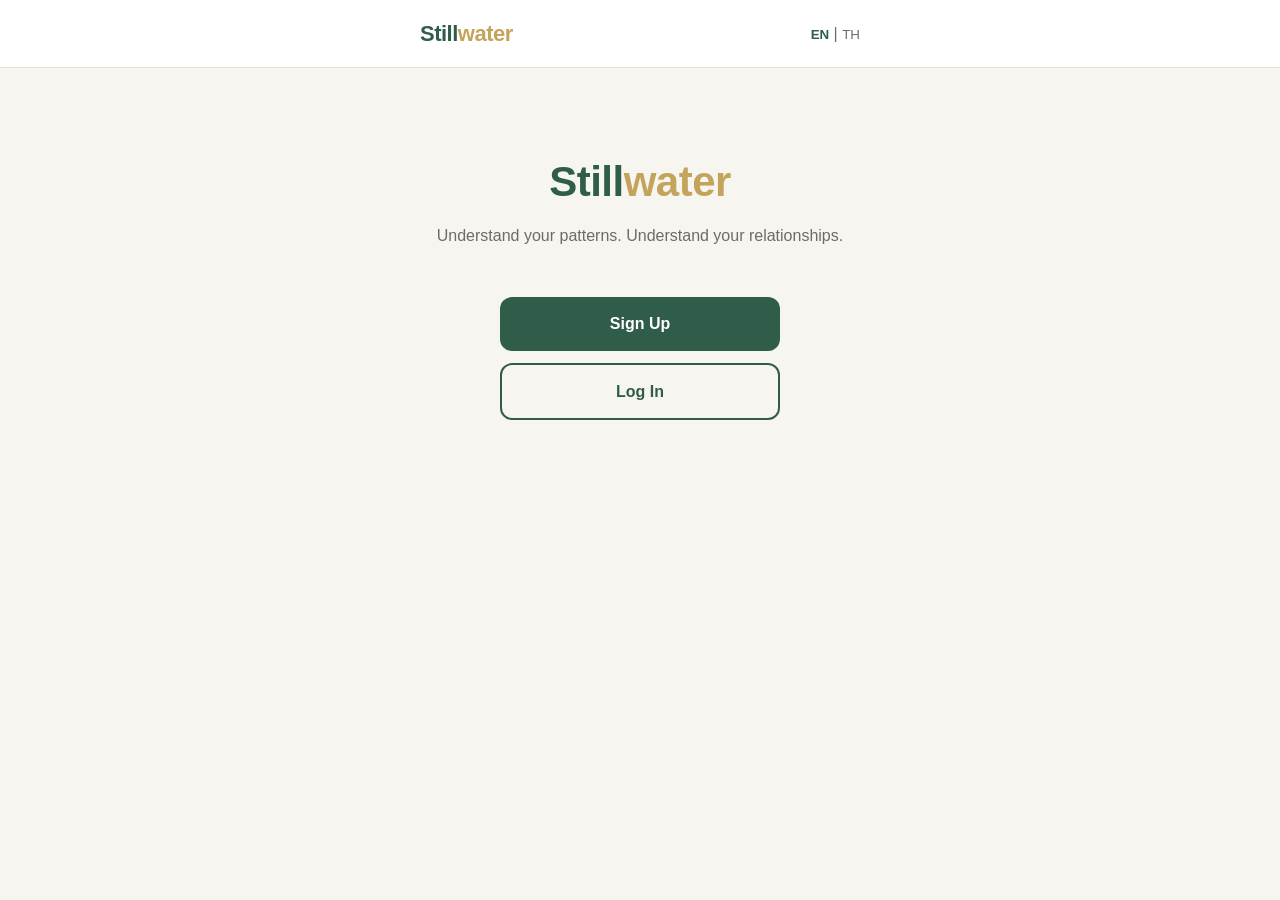
<file: index.html>
<!DOCTYPE html>
<html lang="en">
<head>
  <meta charset="UTF-8">
  <meta name="viewport" content="width=device-width, initial-scale=1.0">
  <title>Stillwater</title>
  <link rel="stylesheet" href="css/style.css">
</head>
<body>
  <header>
    <div class="container" style="display: flex; justify-content: space-between; align-items: center;">
      <div class="logo">Still<span>water</span></div>
      <div>
        <button onclick="setLang('en')" style="background:none;border:none;cursor:pointer;font-weight:600;color:var(--green);">EN</button>
        <span style="color:var(--text-muted);">|</span>
        <button onclick="setLang('th')" style="background:none;border:none;cursor:pointer;color:var(--text-muted);">TH</button>
      </div>
    </div>
  </header>

  <div class="container" style="text-align: center; padding-top: 80px;">
    <div class="logo" style="font-size: 42px; margin-bottom: 8px;">Still<span>water</span></div>
    <p style="color: var(--text-muted); margin-bottom: 48px;" id="tagline"></p>

    <div style="max-width: 280px; margin: 0 auto;">
      <a href="signup.html" class="btn" id="signup-btn" style="margin-bottom: 12px;"></a>
      <a href="login.html" class="btn btn-outline" id="login-btn"></a>
    </div>
  </div>

  <script src="js/app.js"></script>
  <script>
    const extra = {
      en: { tagline: "Understand your patterns. Understand your relationships.", signup: "Sign Up", login: "Log In" },
      th: { tagline: "เข้าใจรูปแบบของคุณ เข้าใจความสัมพันธ์ของคุณ", signup: "สมัครสมาชิก", login: "เข้าสู่ระบบ" }
    };
    Object.assign(translations.en, extra.en);
    Object.assign(translations.th, extra.th);

    document.getElementById('tagline').textContent = t('tagline');
    document.getElementById('signup-btn').textContent = t('signup');
    document.getElementById('login-btn').textContent = t('login');
  </script>
</body>
</html>
</file>
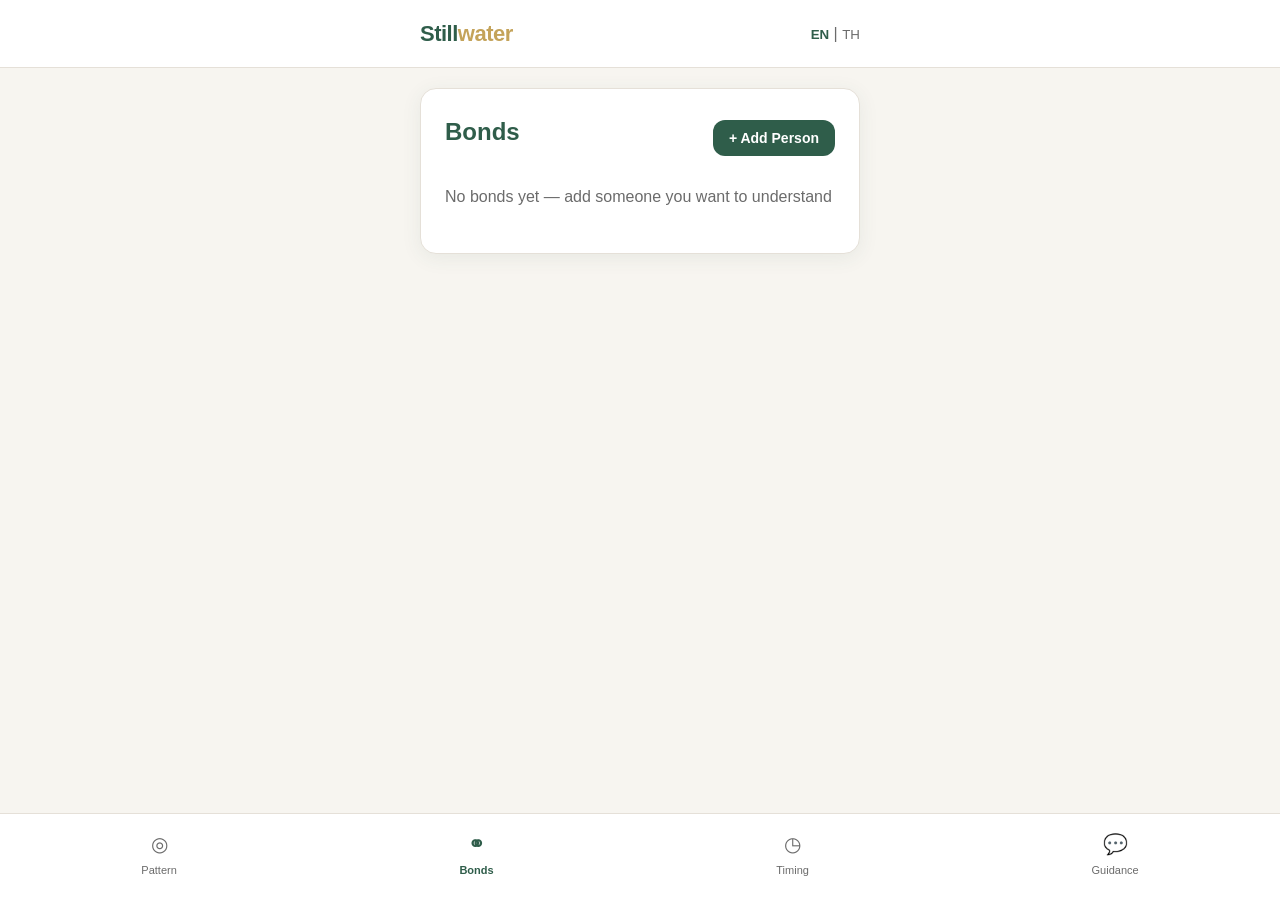
<file: bonds.html>
<!DOCTYPE html>
<html lang="en">
<head>
  <meta charset="UTF-8">
  <meta name="viewport" content="width=device-width, initial-scale=1.0">
  <title>Bonds — Stillwater</title>
  <link rel="stylesheet" href="css/style.css">
</head>
<body>
  <header>
    <div class="container" style="display: flex; justify-content: space-between; align-items: center;">
      <div class="logo">Still<span>water</span></div>
      <div>
        <button onclick="setLang('en')" style="background:none;border:none;cursor:pointer;font-weight:600;color:var(--green);">EN</button>
        <span style="color:var(--text-muted);">|</span>
        <button onclick="setLang('th')" style="background:none;border:none;cursor:pointer;color:var(--text-muted);">TH</button>
      </div>
    </div>
  </header>

  <div class="container">
    <div class="card" style="margin-top: 20px;">
      <div style="display: flex; justify-content: space-between; align-items: center;">
        <h2 id="bonds-title"></h2>
        <button class="btn" style="width: auto; padding: 10px 16px; font-size: 14px;" onclick="showAddForm()" id="add-btn"></button>
      </div>
      <div id="bonds-list"></div>
    </div>

    <div class="card" id="add-form" style="display: none;">
      <h3 id="add-new-title"></h3>
      <form id="bond-form">
        <div class="form-group">
          <label id="name-label"></label>
          <input type="text" id="bond-name" required>
        </div>
        <div class="form-group">
          <label id="date-label"></label>
          <input type="date" id="bond-date" required>
        </div>
        <div class="form-group">
          <label id="time-label"></label>
          <input type="time" id="bond-time">
        </div>
        <div class="form-group">
          <label id="type-label"></label>
          <select id="bond-type" required>
            <option value="romantic" id="type-romantic"></option>
            <option value="ex" id="type-ex"></option>
            <option value="family" id="type-family"></option>
            <option value="other" id="type-other"></option>
          </select>
        </div>
        <button type="submit" class="btn" id="analyze-btn"></button>
      </form>
    </div>

    <div class="card" id="report" style="display: none;">
      <div class="section-title" id="report-type"></div>
      <h2 id="report-name"></h2>
      <div class="pattern-summary" id="report-summary"></div>
      
      <div style="margin-top: 20px;">
        <h3 id="attraction-title"></h3>
        <p id="report-attraction"></p>
      </div>

      <div class="card" style="position: relative; margin-top: 16px; padding: 0;">
        <div class="lock-overlay" id="bond-lock">
          <div style="text-align: center; padding: 20px;">
            <div class="price-tag" id="full-report-tag"></div>
            <p style="font-size: 14px; margin: 12px 0; color: var(--text-muted);" id="full-report-desc"></p>
            <button class="btn btn-gold" onclick="unlockBond()" id="unlock-bond-btn"></button>
          </div>
        </div>
        <div class="locked" id="bond-locked" style="padding: 20px;">
          <h3 id="friction-title"></h3>
          <p id="report-friction"></p>
          <h3 style="margin-top: 16px;" id="comm-advice-title"></h3>
          <p id="report-comm"></p>
          <h3 style="margin-top: 16px;" id="outlook-title"></h3>
          <p id="report-outlook"></p>
        </div>
      </div>
    </div>
  </div>

  <nav class="bottom-nav">
    <a href="pattern.html"><span>◎</span>Pattern</a>
    <a href="bonds.html" class="active"><span>⚭</span>Bonds</a>
    <a href="timing.html"><span>◷</span>Timing</a>
    <a href="guidance.html"><span>💬</span>Guidance</a>
  </nav>

  <script src="js/app.js"></script>
  <script>
    document.getElementById('bonds-title').textContent = t('bondsTitle');
    document.getElementById('add-btn').textContent = t('addPerson');
    document.getElementById('add-new-title').textContent = t('addNew');
    document.getElementById('name-label').textContent = t('nameLabel');
    document.getElementById('date-label').textContent = t('birthDate');
    document.getElementById('time-label').textContent = t('birthTime');
    document.getElementById('type-label').textContent = t('typeLabel');
    document.getElementById('type-romantic').textContent = t('typeRomantic');
    document.getElementById('type-ex').textContent = t('typeEx');
    document.getElementById('type-family').textContent = t('typeFamily');
    document.getElementById('type-other').textContent = t('typeOther');
    document.getElementById('analyze-btn').textContent = t('analyze');
    document.getElementById('attraction-title').textContent = t('attraction');
    document.getElementById('full-report-tag').textContent = t('fullReport');
    document.getElementById('full-report-desc').textContent = t('fullReportDesc');
    document.getElementById('unlock-bond-btn').textContent = t('unlockBond');
    document.getElementById('friction-title').textContent = t('friction');
    document.getElementById('comm-advice-title').textContent = t('commAdvice');
    document.getElementById('outlook-title').textContent = t('outlook');

    let bonds = JSON.parse(localStorage.getItem('stillwater_bonds') || '[]');

    function renderList() {
      const list = document.getElementById('bonds-list');
      if (bonds.length === 0) {
        list.innerHTML = `<p style="color: var(--text-muted); padding: 20px 0;">${t('noBonds')}</p>`;
        return;
      }
      list.innerHTML = bonds.map((b, i) => `
        <div class="bond-item" onclick="viewBond(${i})">
          <div>
            <div class="bond-name">${b.name}</div>
            <div class="bond-type">${typeLabel(b.type)}</div>
          </div>
          <span style="color: var(--green);">${t('view')}</span>
        </div>
      `).join('');
    }

    function typeLabel(type) {
      const map = {
        romantic: t('typeRomantic'),
        ex: t('typeEx'),
        family: t('typeFamily'),
        other: t('typeOther')
      };
      return map[type] || type;
    }

    function showAddForm() {
      document.getElementById('add-form').style.display = 'block';
      document.getElementById('report').style.display = 'none';
    }

    document.getElementById('bond-form').addEventListener('submit', function(e) {
      e.preventDefault();
      const bond = {
        name: document.getElementById('bond-name').value,
        date: document.getElementById('bond-date').value,
        time: document.getElementById('bond-time').value,
        type: document.getElementById('bond-type').value
      };
      bonds.push(bond);
      localStorage.setItem('stillwater_bonds', JSON.stringify(bonds));
      document.getElementById('add-form').style.display = 'none';
      document.getElementById('bond-form').reset();
      viewBond(bonds.length - 1);
      renderList();
    });

    function viewBond(index) {
      const bond = bonds[index];
      const user = JSON.parse(localStorage.getItem('stillwater_user') || '{}');
      const report = generateBondReport(user, bond);

      document.getElementById('report-type').textContent = typeLabel(bond.type);
      document.getElementById('report-name').textContent = bond.name;
      document.getElementById('report-summary').textContent = report.summary;
      document.getElementById('report-attraction').textContent = report.attraction;
      document.getElementById('report-friction').textContent = report.friction;
      document.getElementById('report-comm').textContent = report.communication;
      document.getElementById('report-outlook').textContent = report.outlook;

      document.getElementById('report').style.display = 'block';
      document.getElementById('add-form').style.display = 'none';
      document.getElementById('bond-lock').style.display = 'flex';
      document.getElementById('bond-locked').classList.add('locked');
    }

    function unlockBond() {
      const item = encodeURIComponent(t('fullReport') + ' - Bonds');
      location.href = `payment.html?item=${item}&amount=249&return=bonds.html`;
    }

    renderList();
  </script>
</body>
</html>
</file>
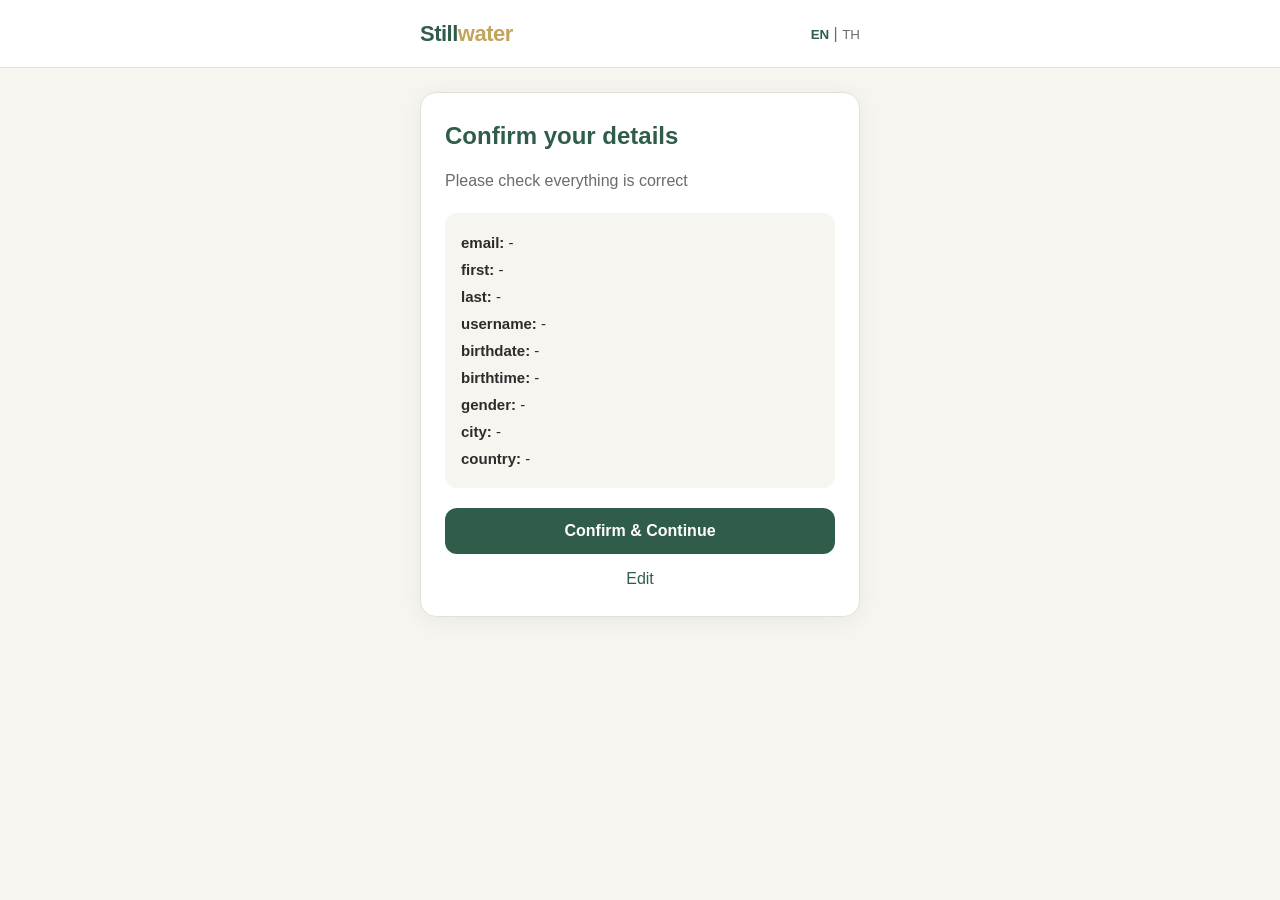
<file: confirm.html>
<!DOCTYPE html>
<html lang="en">
<head>
  <meta charset="UTF-8">
  <meta name="viewport" content="width=device-width, initial-scale=1.0">
  <title>Confirm — Stillwater</title>
  <link rel="stylesheet" href="css/style.css">
</head>
<body>
  <header>
    <div class="container" style="display: flex; justify-content: space-between; align-items: center;">
      <div class="logo">Still<span>water</span></div>
      <div>
        <button onclick="setLang('en')" style="background:none;border:none;cursor:pointer;font-weight:600;color:var(--green);">EN</button>
        <span style="color:var(--text-muted);">|</span>
        <button onclick="setLang('th')" style="background:none;border:none;cursor:pointer;color:var(--text-muted);">TH</button>
      </div>
    </div>
  </header>

  <div class="container">
    <div class="card" style="margin-top: 24px;">
      <h2 id="confirm-title"></h2>
      <p style="color: var(--text-muted); margin-bottom: 20px;" id="confirm-sub"></p>

      <div id="summary" style="background: var(--bg); padding: 16px; border-radius: 12px; margin-bottom: 20px; font-size: 15px; line-height: 1.8;"></div>

      <button class="btn" id="confirm-btn" onclick="confirmProfile()"></button>
      <p style="text-align: center; margin-top: 12px;">
        <a href="profile.html" id="edit-link"></a>
      </p>
    </div>
  </div>

  <script src="js/app.js"></script>
  <script>
    const extra = {
      en: {
        confirmTitle: "Confirm your details",
        confirmSub: "Please check everything is correct",
        confirmBtn: "Confirm & Continue",
        edit: "Edit"
      },
      th: {
        confirmTitle: "ยืนยันข้อมูลของคุณ",
        confirmSub: "ตรวจสอบว่าถูกต้องหรือไม่",
        confirmBtn: "ยืนยันและดำเนินการต่อ",
        edit: "แก้ไข"
      }
    };
    Object.assign(translations.en, extra.en);
    Object.assign(translations.th, extra.th);

    document.getElementById('confirm-title').textContent = t('confirmTitle');
    document.getElementById('confirm-sub').textContent = t('confirmSub');
    document.getElementById('confirm-btn').textContent = t('confirmBtn');
    document.getElementById('edit-link').textContent = t('edit');

    const profile = JSON.parse(localStorage.getItem('stillwater_profile') || '{}');
    const account = JSON.parse(localStorage.getItem('stillwater_account') || '{}');

    const lines = [
      `<strong>${t('email')}:</strong> ${account.email || '-'}`,
      `<strong>${t('first')}:</strong> ${profile.firstName || '-'}`,
      `<strong>${t('last')}:</strong> ${profile.lastName || '-'}`,
      `<strong>${t('username')}:</strong> ${profile.username || '-'}`,
      `<strong>${t('birthdate')}:</strong> ${profile.birthdate || '-'}`,
      `<strong>${t('birthtime')}:</strong> ${profile.birthtime || '-'}`,
      `<strong>${t('gender')}:</strong> ${profile.gender || '-'}`,
      `<strong>${t('city')}:</strong> ${profile.city || '-'}`,
      `<strong>${t('country')}:</strong> ${profile.country || '-'}`
    ];
    document.getElementById('summary').innerHTML = lines.join('<br>');

    async function confirmProfile() {
      const user = {
        birthdate: profile.birthdate,
        birthtime: profile.birthtime,
        birthplace: (profile.city || '') + ', ' + (profile.country || ''),
        status: 'pattern',
        ...profile,
        email: account.email
      };
      localStorage.setItem('stillwater_user', JSON.stringify(user));

      // Try to save to backend
      try {
        await fetch('http://localhost:5001/api/register', {
          method: 'POST',
          headers: { 'Content-Type': 'application/json' },
          body: JSON.stringify({ ...account, ...profile })
        });
      } catch (e) {}

      location.href = 'pattern.html';
    }
  </script>
</body>
</html>
</file>
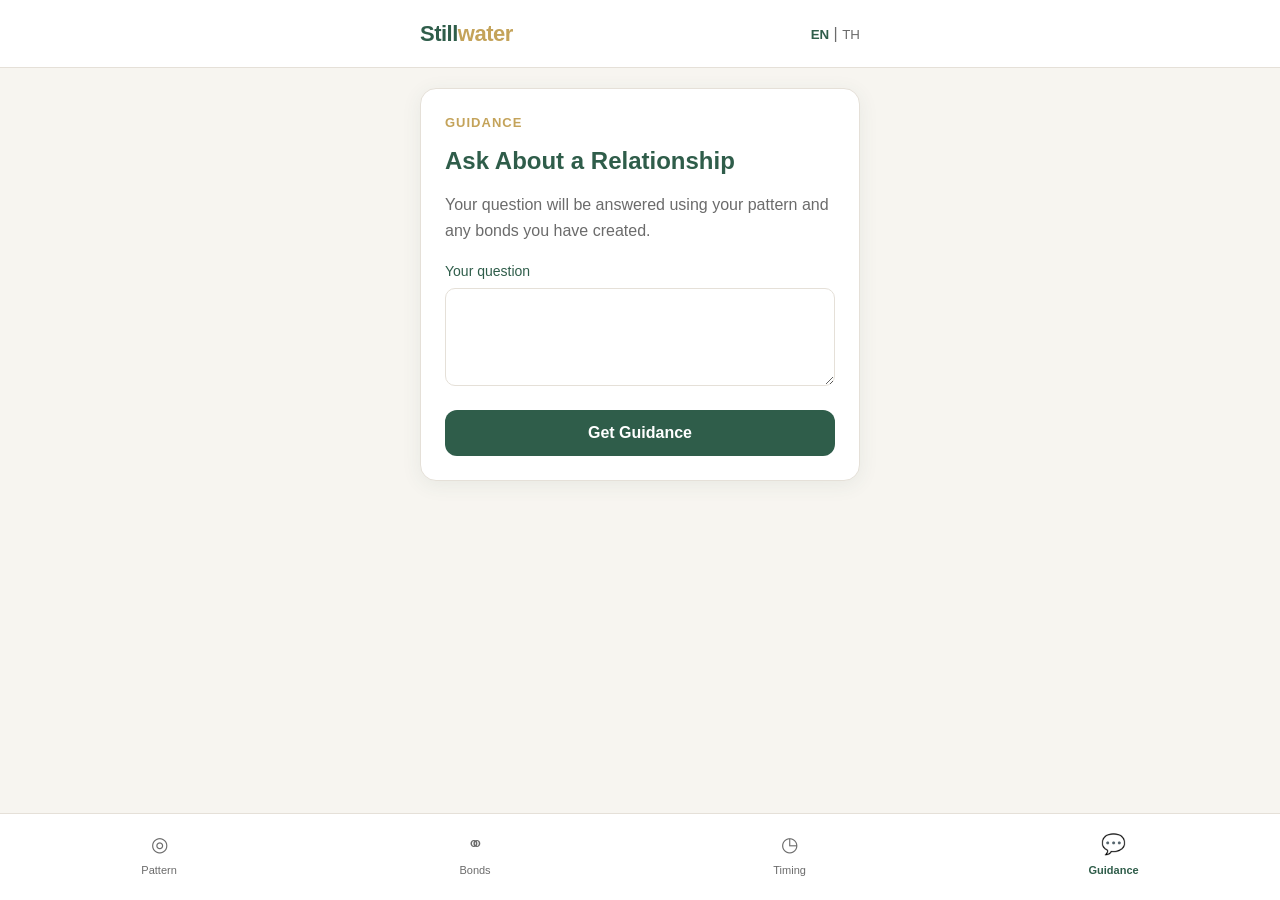
<file: guidance.html>
<!DOCTYPE html>
<html lang="en">
<head>
  <meta charset="UTF-8">
  <meta name="viewport" content="width=device-width, initial-scale=1.0">
  <title>Guidance — Stillwater</title>
  <link rel="stylesheet" href="css/style.css">
</head>
<body>
  <header>
    <div class="container" style="display: flex; justify-content: space-between; align-items: center;">
      <div class="logo">Still<span>water</span></div>
      <div>
        <button onclick="setLang('en')" style="background:none;border:none;cursor:pointer;font-weight:600;color:var(--green);">EN</button>
        <span style="color:var(--text-muted);">|</span>
        <button onclick="setLang('th')" style="background:none;border:none;cursor:pointer;color:var(--text-muted);">TH</button>
      </div>
    </div>
  </header>

  <div class="container">
    <div class="card" style="margin-top: 20px;">
      <div class="section-title">Guidance</div>
      <h2 id="guidance-title"></h2>
      <p style="color: var(--text-muted); margin-bottom: 16px;" id="guidance-sub"></p>

      <form id="guidance-form">
        <div class="form-group">
          <label id="question-label"></label>
          <textarea id="question" rows="4" style="width:100%;padding:12px;border:1px solid var(--border);border-radius:10px;font-size:16px;font-family:inherit;" required></textarea>
        </div>
        <button type="submit" class="btn" id="ask-btn"></button>
      </form>
    </div>

    <div class="card" id="answer-card" style="display: none;">
      <h3 id="answer-title"></h3>
      <div class="pattern-summary" id="answer-text"></div>

      <div class="card" style="position: relative; margin-top: 16px; padding: 0;">
        <div class="lock-overlay" id="guidance-lock">
          <div style="text-align: center; padding: 20px;">
            <div class="price-tag" id="deeper-tag"></div>
            <p style="font-size: 14px; margin: 12px 0; color: var(--text-muted);" id="deeper-desc"></p>
            <button class="btn btn-gold" onclick="unlockGuidance()" id="unlock-guidance-btn"></button>
          </div>
        </div>
        <div class="locked" id="guidance-locked" style="padding: 20px;">
          <h3 id="deeper-title"></h3>
          <p id="deeper-text"></p>
        </div>
      </div>
    </div>
  </div>

  <nav class="bottom-nav">
    <a href="pattern.html"><span>◎</span>Pattern</a>
    <a href="bonds.html"><span>⚭</span>Bonds</a>
    <a href="timing.html"><span>◷</span>Timing</a>
    <a href="guidance.html" class="active"><span>💬</span>Guidance</a>
  </nav>

  <script src="js/app.js"></script>
  <script>
    const guidanceExtra = {
      en: {
        guidanceTitle: "Ask About a Relationship",
        guidanceSub: "Your question will be answered using your pattern and any bonds you have created.",
        questionLabel: "Your question",
        askBtn: "Get Guidance",
        answerTitle: "Guidance",
        deeperTag: "Go Deeper",
        deeperDesc: "More specific advice based on your patterns",
        unlockGuidanceBtn: "Unlock for 99 THB",
        deeperTitle: "What This Points To",
        sampleAnswer: "Based on your pattern, this situation is highlighting your tendency to wait for clear signals before speaking. The other person may be reading your quietness differently than you intend.",
        sampleDeeper: "A useful next step is to name one specific need out loud instead of waiting to see if they notice. This breaks the cycle of guessing that has shown up in your previous connections."
      },
      th: {
        guidanceTitle: "ถามเรื่องความสัมพันธ์",
        guidanceSub: "คำตอบจะอ้างอิงจากรูปแบบของคุณและ Bonds ที่คุณสร้างไว้",
        questionLabel: "คำถามของคุณ",
        askBtn: "รับคำแนะนำ",
        answerTitle: "คำแนะนำ",
        deeperTag: "ดูลึกขึ้น",
        deeperDesc: "คำแนะนำที่เฉพาะเจาะจงตามรูปแบบของคุณ",
        unlockGuidanceBtn: "ปลดล็อก 99 บาท",
        deeperTitle: "สิ่งที่สิ่งนี้ชี้ให้เห็น",
        sampleAnswer: "จากรูปแบบของคุณ สถานการณ์นี้กำลังเน้นแนวโน้มที่คุณรอสัญญาณชัดเจนก่อนจะพูด อีกฝ่ายอาจตีความความเงียบของคุณต่างจากที่คุณตั้งใจ",
        sampleDeeper: "ขั้นตอนถัดไปที่มีประโยชน์คือพูดความต้องการหนึ่งอย่างออกมาตรง ๆ แทนการรอให้อีกฝ่ายสังเกตเอง สิ่งนี้ช่วยตัดวงจรการเดาที่เคยเกิดขึ้นในความสัมพันธ์ก่อนหน้า"
      }
    };

    Object.assign(translations.en, guidanceExtra.en);
    Object.assign(translations.th, guidanceExtra.th);

    document.getElementById('guidance-title').textContent = t('guidanceTitle');
    document.getElementById('guidance-sub').textContent = t('guidanceSub');
    document.getElementById('question-label').textContent = t('questionLabel');
    document.getElementById('ask-btn').textContent = t('askBtn');
    document.getElementById('answer-title').textContent = t('answerTitle');
    document.getElementById('deeper-tag').textContent = t('deeperTag');
    document.getElementById('deeper-desc').textContent = t('deeperDesc');
    document.getElementById('unlock-guidance-btn').textContent = t('unlockGuidanceBtn');
    document.getElementById('deeper-title').textContent = t('deeperTitle');

    document.getElementById('guidance-form').addEventListener('submit', function(e) {
      e.preventDefault();
      document.getElementById('answer-text').textContent = t('sampleAnswer');
      document.getElementById('deeper-text').textContent = t('sampleDeeper');
      document.getElementById('answer-card').style.display = 'block';
      document.getElementById('guidance-lock').style.display = 'flex';
      document.getElementById('guidance-locked').classList.add('locked');
    });

    function unlockGuidance() {
      const item = encodeURIComponent(t('deeperTag'));
      location.href = `payment.html?item=${item}&amount=99&return=guidance.html`;
    }
  </script>
</body>
</html>
</file>
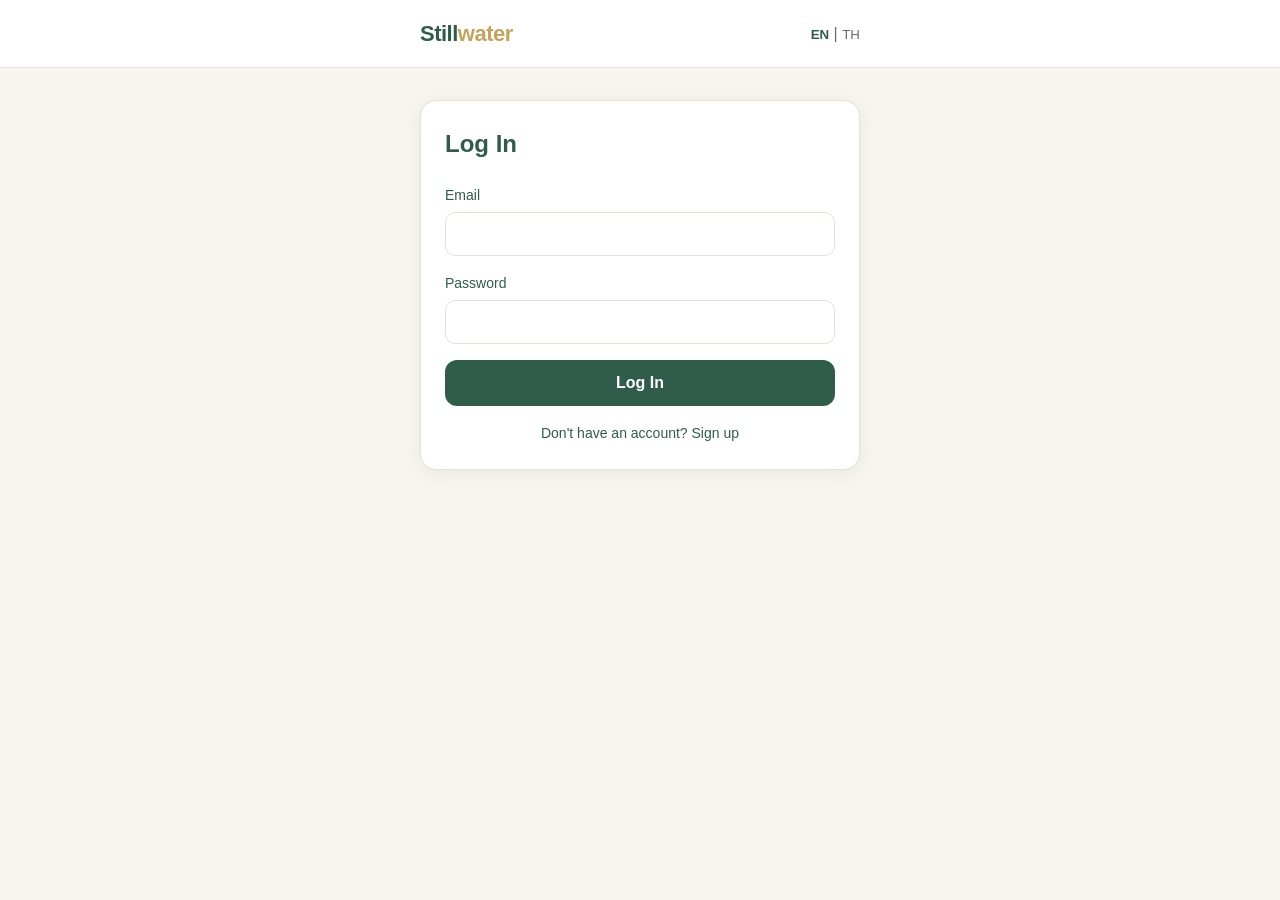
<file: login.html>
<!DOCTYPE html>
<html lang="en">
<head>
  <meta charset="UTF-8">
  <meta name="viewport" content="width=device-width, initial-scale=1.0">
  <title>Log In — Stillwater</title>
  <link rel="stylesheet" href="css/style.css">
</head>
<body>
  <header>
    <div class="container" style="display: flex; justify-content: space-between; align-items: center;">
      <div class="logo">Still<span>water</span></div>
      <div>
        <button onclick="setLang('en')" style="background:none;border:none;cursor:pointer;font-weight:600;color:var(--green);">EN</button>
        <span style="color:var(--text-muted);">|</span>
        <button onclick="setLang('th')" style="background:none;border:none;cursor:pointer;color:var(--text-muted);">TH</button>
      </div>
    </div>
  </header>

  <div class="container">
    <div class="card" style="margin-top: 32px;">
      <h2 id="login-title"></h2>
      <form id="login-form" style="margin-top: 20px;">
        <div class="form-group">
          <label>Email</label>
          <input type="email" id="email" required>
        </div>
        <div class="form-group">
          <label>Password</label>
          <input type="password" id="password" required>
        </div>
        <button type="submit" class="btn" id="login-btn"></button>
      </form>
      <p style="text-align: center; margin-top: 16px; font-size: 14px;">
        <a href="signup.html" id="no-account"></a>
      </p>
    </div>
  </div>

  <script src="js/app.js"></script>
  <script>
    const extra = {
      en: { loginTitle: "Log In", loginBtn: "Log In", noAccount: "Don't have an account? Sign up" },
      th: { loginTitle: "เข้าสู่ระบบ", loginBtn: "เข้าสู่ระบบ", noAccount: "ยังไม่มีบัญชี? สมัครสมาชิก" }
    };
    Object.assign(translations.en, extra.en);
    Object.assign(translations.th, extra.th);

    document.getElementById('login-title').textContent = t('loginTitle');
    document.getElementById('login-btn').textContent = t('loginBtn');
    document.getElementById('no-account').textContent = t('noAccount');

    document.getElementById('login-form').addEventListener('submit', function(e) {
      e.preventDefault();
      // Prototype: just go to pattern if any profile exists
      if (localStorage.getItem('stillwater_user')) {
        location.href = 'pattern.html';
      } else {
        alert(currentLang === 'th' ? 'ยังไม่มีบัญชี กรุณาสมัครก่อน' : 'No account found. Please sign up first.');
      }
    });
  </script>
</body>
</html>
</file>
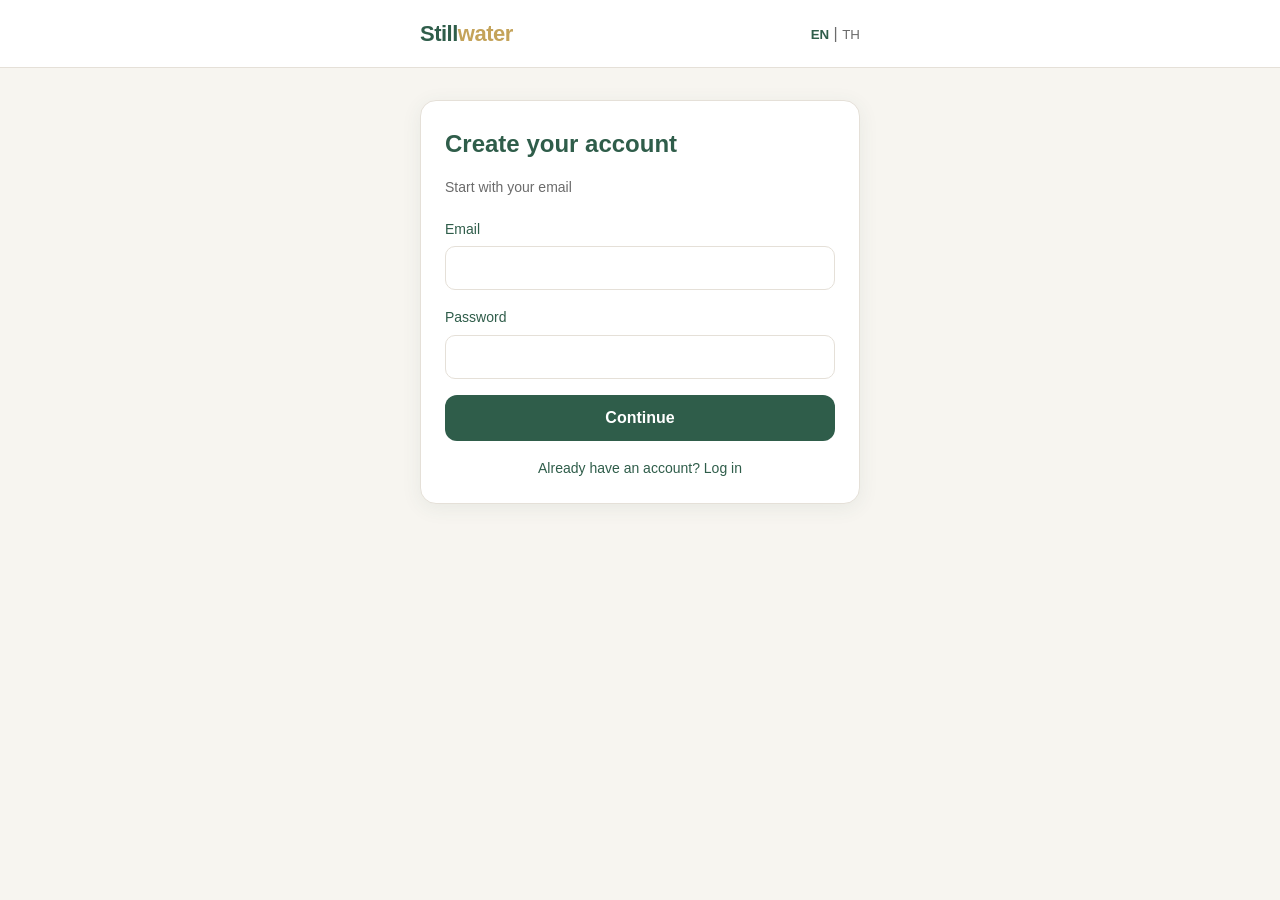
<file: pattern.html>
<!DOCTYPE html>
<html lang="en">
<head>
  <meta charset="UTF-8">
  <meta name="viewport" content="width=device-width, initial-scale=1.0">
  <title>My Pattern — Stillwater</title>
  <link rel="stylesheet" href="css/style.css">
</head>
<body>
  <header>
    <div class="container" style="display: flex; justify-content: space-between; align-items: center;">
      <div class="logo">Still<span>water</span></div>
      <div>
        <button onclick="setLang('en')" style="background:none;border:none;cursor:pointer;font-weight:600;color:var(--green);">EN</button>
        <span style="color:var(--text-muted);">|</span>
        <button onclick="setLang('th')" style="background:none;border:none;cursor:pointer;color:var(--text-muted);">TH</button>
      </div>
    </div>
  </header>

  <div class="container">
    <div class="card" style="margin-top: 20px;">
      <div class="section-title" id="pattern-label"></div>
      <h2 id="love-map"></h2>
      <div class="pattern-summary" id="summary"></div>
    </div>

    <div class="card">
      <h3 id="attachment-title"></h3>
      <p id="attachment"></p>
    </div>

    <div class="card" style="position: relative;">
      <div class="lock-overlay" id="lock">
        <div style="text-align: center;">
          <div class="price-tag" style="margin-bottom: 12px;" id="unlock-full"></div>
          <p style="font-size: 14px; color: var(--text-muted); margin-bottom: 12px;" id="unlock-desc"></p>
          <button class="btn btn-gold" onclick="unlock()" id="unlock-btn"></button>
        </div>
      </div>
      <div class="locked" id="locked-content">
        <h3 id="comm-title"></h3>
        <p id="communication"></p>
        <h3 style="margin-top: 20px;" id="patterns-title"></h3>
        <p id="patterns"></p>
        <h3 style="margin-top: 20px;" id="strengths-title"></h3>
        <p id="strengths"></p>
      </div>
    </div>

    <div class="card" style="text-align: center; background: linear-gradient(135deg, #f0ebe3, var(--pink-soft));">
      <p style="font-weight: 500; margin-bottom: 12px;" id="want-bonds"></p>
      <a href="bonds.html" class="btn" id="analyze-bonds"></a>
    </div>
  </div>

  <nav class="bottom-nav">
    <a href="pattern.html" class="active"><span>◎</span>Pattern</a>
    <a href="bonds.html"><span>⚭</span>Bonds</a>
    <a href="timing.html"><span>◷</span>Timing</a>
    <a href="guidance.html"><span>💬</span>Guidance</a>
  </nav>

  <script src="js/app.js"></script>
  <script>
    document.getElementById('pattern-label').textContent = t('myPattern');
    document.getElementById('love-map').textContent = t('loveMap');
    document.getElementById('attachment-title').textContent = t('attachmentStyle');
    document.getElementById('unlock-full').textContent = t('unlockFull');
    document.getElementById('unlock-desc').textContent = t('unlockDesc');
    document.getElementById('unlock-btn').textContent = t('unlockBtn');
    document.getElementById('comm-title').textContent = t('communicationStyle');
    document.getElementById('patterns-title').textContent = t('repeatingPatterns');
    document.getElementById('strengths-title').textContent = t('strengthsCautions');
    document.getElementById('want-bonds').textContent = t('wantBonds');
    document.getElementById('analyze-bonds').textContent = t('analyzeBonds');

    const user = JSON.parse(localStorage.getItem('stillwater_user') || '{}');
    if (!user.birthdate && !user.email) window.location.href = 'signup.html';

    async function loadPattern() {
      if (user.email) {
        try {
          const res = await fetch('http://localhost:5001/api/pattern', {
            method: 'POST',
            headers: { 'Content-Type': 'application/json' },
            body: JSON.stringify({ email: user.email })
          });
          if (res.ok) {
            const insights = await res.json();
            document.getElementById('summary').textContent = insights.summary;
            document.getElementById('attachment').textContent = insights.attachment;
            document.getElementById('communication').textContent = insights.communication;
            document.getElementById('patterns').textContent = insights.patterns;
            document.getElementById('strengths').textContent = insights.strengths;
            return;
          }
        } catch (e) {}
      }
      // Fallback to local generation
      const insights = generatePatternInsights(user);
      document.getElementById('summary').textContent = insights.summary;
      document.getElementById('attachment').textContent = insights.attachment;
      document.getElementById('communication').textContent = insights.communication;
      document.getElementById('patterns').textContent = insights.patterns;
      document.getElementById('strengths').textContent = insights.strengths;
    }
    loadPattern();

    // Check if already unlocked
    if (localStorage.getItem('unlocked_unlock_full_pattern') === 'true' || localStorage.getItem('unlocked_' + t('unlockFull').replace(/\s+/g, '_').toLowerCase()) === 'true') {
      document.getElementById('lock').style.display = 'none';
      document.getElementById('locked-content').classList.remove('locked');
    }

    function unlock() {
      const item = encodeURIComponent(t('unlockFull'));
      location.href = `payment.html?item=${item}&amount=199&return=pattern.html`;
    }
  </script>
</body>
</html>
</file>
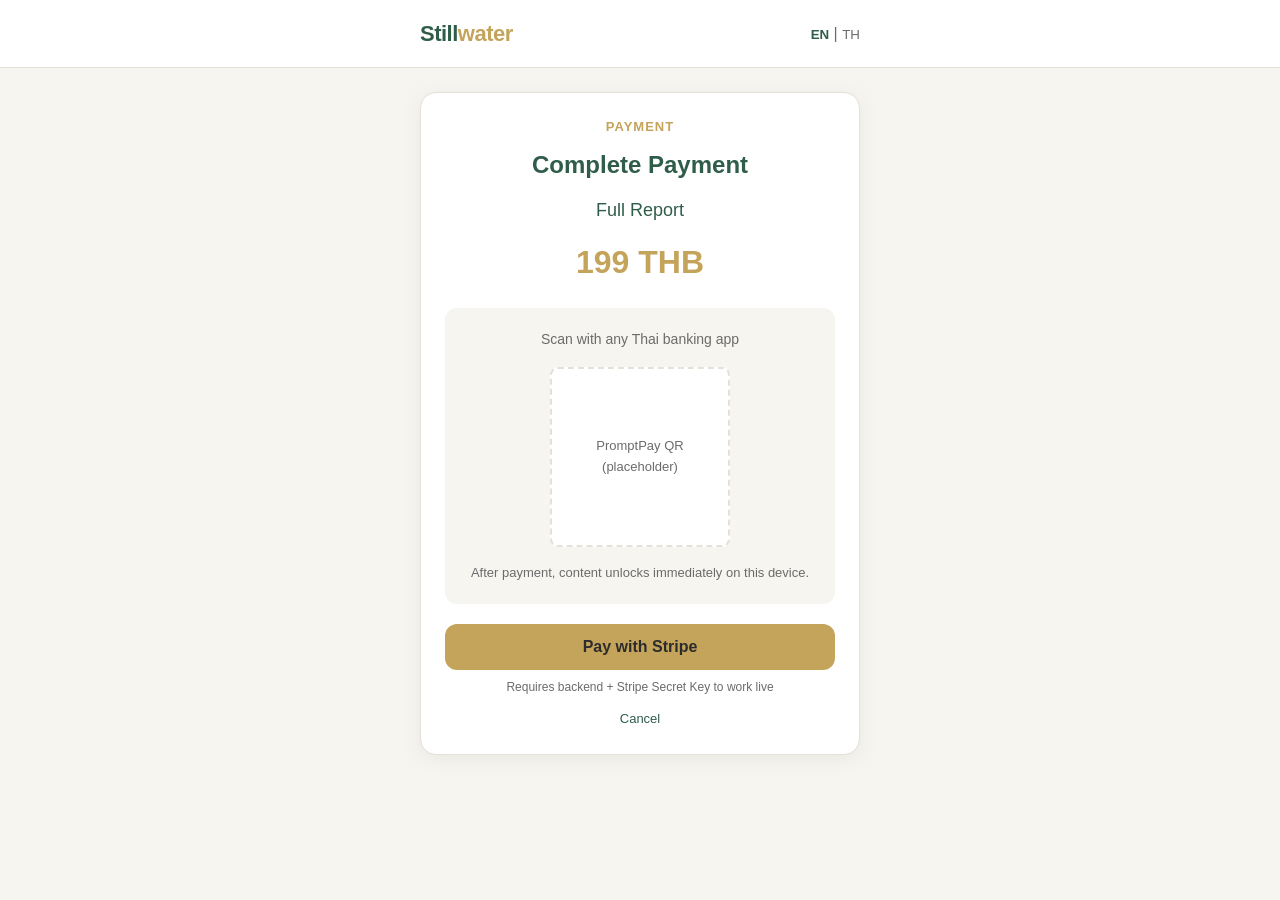
<file: payment.html>
<!DOCTYPE html>
<html lang="en">
<head>
  <meta charset="UTF-8">
  <meta name="viewport" content="width=device-width, initial-scale=1.0">
  <title>Payment — Stillwater</title>
  <link rel="stylesheet" href="css/style.css">
</head>
<body>
  <header>
    <div class="container" style="display: flex; justify-content: space-between; align-items: center;">
      <div class="logo">Still<span>water</span></div>
      <div>
        <button onclick="setLang('en')" style="background:none;border:none;cursor:pointer;font-weight:600;color:var(--green);">EN</button>
        <span style="color:var(--text-muted);">|</span>
        <button onclick="setLang('th')" style="background:none;border:none;cursor:pointer;color:var(--text-muted);">TH</button>
      </div>
    </div>
  </header>

  <div class="container">
    <div class="card" style="margin-top: 24px; text-align: center;">
      <div class="section-title" id="pay-label">Payment</div>
      <h2 id="pay-title"></h2>
      <p id="pay-item" style="font-size: 18px; margin: 12px 0; color: var(--green);"></p>
      <p id="pay-amount" style="font-size: 32px; font-weight: 600; color: var(--gold); margin: 8px 0;"></p>

      <div style="background: var(--bg); border-radius: 12px; padding: 20px; margin: 20px 0;">
        <p style="font-size: 14px; color: var(--text-muted);" id="pay-method"></p>
        <div style="margin: 16px auto; width: 180px; height: 180px; background: #fff; border: 2px dashed var(--border); display: flex; align-items: center; justify-content: center; border-radius: 8px;">
          <span style="color: var(--text-muted); font-size: 13px;">PromptPay QR<br>(placeholder)</span>
        </div>
        <p style="font-size: 13px; color: var(--text-muted);" id="pay-note"></p>
      </div>

      <button class="btn btn-gold" onclick="startStripe()" id="confirm-btn"></button>
      <p style="margin-top: 8px; font-size: 12px; color: var(--text-muted);" id="stripe-note"></p>
      <p style="margin-top: 12px; font-size: 13px;"><a href="javascript:history.back()" id="cancel-link"></a></p>
    </div>
  </div>

  <script src="js/app.js"></script>
  <script>
    const payExtra = {
      en: {
        payTitle: "Complete Payment",
        payMethod: "Scan with any Thai banking app",
        payNote: "After payment, content unlocks immediately on this device.",
        confirmBtn: "I've Paid — Unlock Now",
        cancel: "Cancel"
      },
      th: {
        payTitle: "ชำระเงิน",
        payMethod: "สแกนด้วยแอปธนาคารไทย",
        payNote: "หลังชำระเงิน เนื้อหาจะปลดล็อกทันทีบนอุปกรณ์นี้",
        confirmBtn: "ชำระแล้ว — ปลดล็อกเลย",
        cancel: "ยกเลิก"
      }
    };
    Object.assign(translations.en, payExtra.en);
    Object.assign(translations.th, payExtra.th);

    const params = new URLSearchParams(location.search);
    const item = params.get('item') || 'Full Report';
    const amount = params.get('amount') || '199';
    const returnUrl = params.get('return') || 'pattern.html';

    document.getElementById('pay-title').textContent = t('payTitle');
    document.getElementById('pay-item').textContent = decodeURIComponent(item);
    document.getElementById('pay-amount').textContent = amount + ' THB';
    document.getElementById('pay-method').textContent = t('payMethod');
    document.getElementById('pay-note').textContent = t('payNote');
    document.getElementById('confirm-btn').textContent = t('confirmBtn');
    document.getElementById('cancel-link').textContent = t('cancel');

    document.getElementById('confirm-btn').textContent = currentLang === 'th' ? 'จ่ายด้วย Stripe' : 'Pay with Stripe';
    document.getElementById('stripe-note').textContent = currentLang === 'th' 
      ? 'ต้องมี backend + Stripe Secret Key จึงจะทำงานจริง' 
      : 'Requires backend + Stripe Secret Key to work live';

    async function startStripe() {
      const payload = {
        item: decodeURIComponent(item),
        amount: parseInt(amount),
        return_url: 'https://example.com/' + returnUrl   // ใช้ URL ชั่วคราวสำหรับทดสอบ local
      };
      try {
        const res = await fetch('http://localhost:5000/create-checkout-session', {
          method: 'POST',
          headers: { 'Content-Type': 'application/json' },
          body: JSON.stringify(payload)
        });
        const data = await res.json();
        if (data.url) {
          location.href = data.url;
        } else {
          alert(data.error || 'Stripe error');
        }
      } catch (e) {
        alert(currentLang === 'th' 
          ? 'Backend ยังไม่ทำงาน — ใช้โหมดจำลองแทน' 
          : 'Backend not running — using simulation mode');
        confirmPayment();
      }
    }

    function confirmPayment() {
      const key = 'unlocked_' + item.replace(/\s+/g, '_').toLowerCase();
      localStorage.setItem(key, 'true');
      localStorage.setItem('last_payment', JSON.stringify({ item, amount, time: Date.now() }));
      alert(currentLang === 'th' ? 'ปลดล็อกสำเร็จ' : 'Unlocked successfully');
      location.href = returnUrl;
    }
  </script>
</body>
</html>
</file>
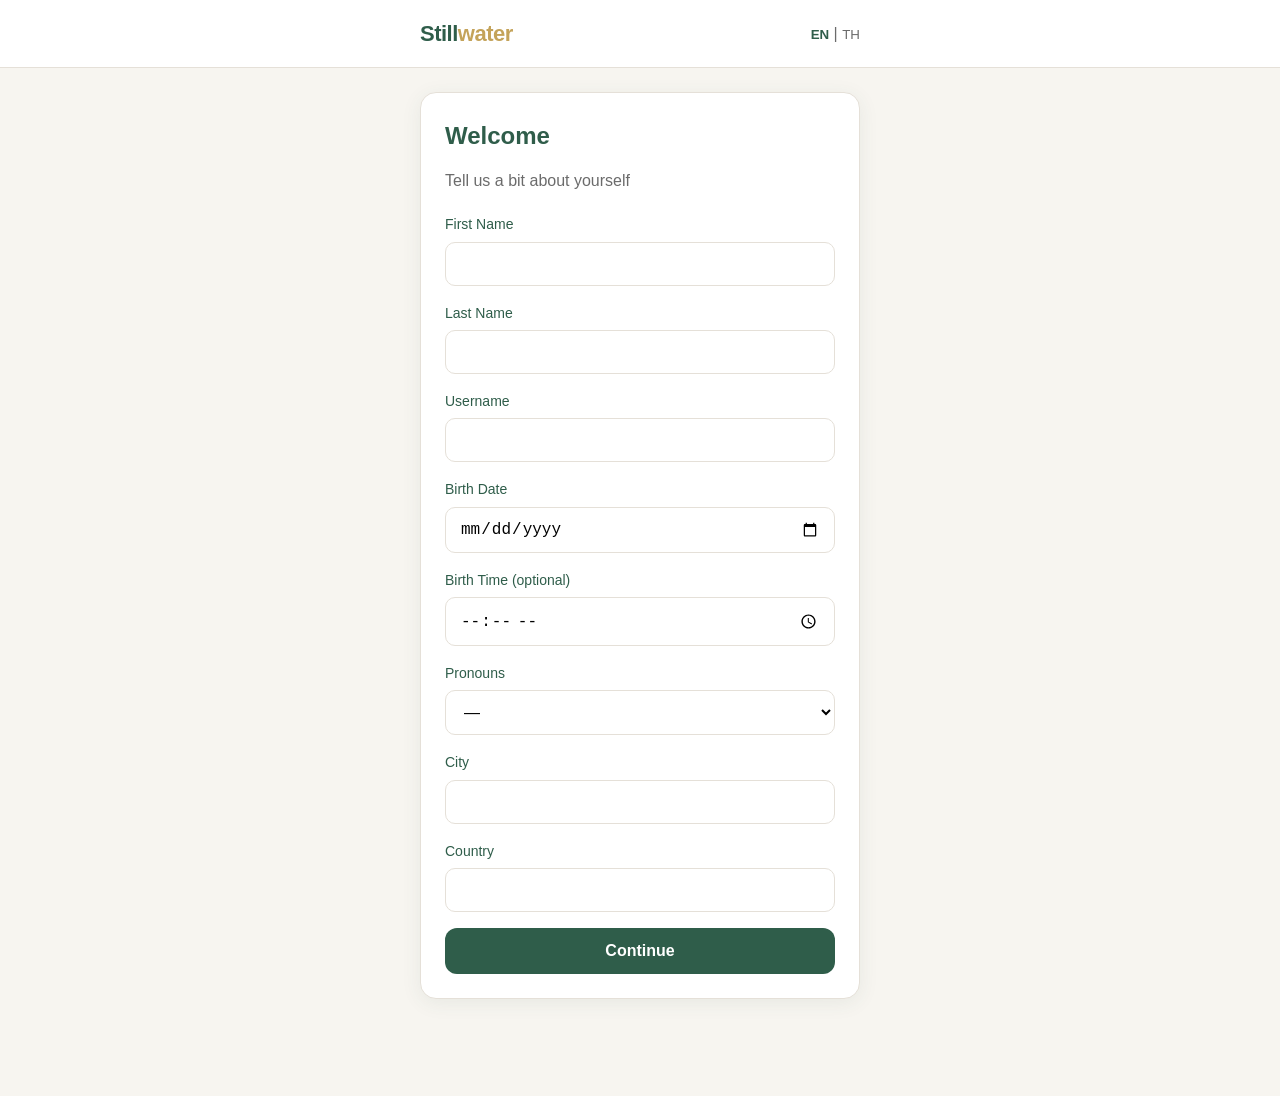
<file: profile.html>
<!DOCTYPE html>
<html lang="en">
<head>
  <meta charset="UTF-8">
  <meta name="viewport" content="width=device-width, initial-scale=1.0">
  <title>Your Profile — Stillwater</title>
  <link rel="stylesheet" href="css/style.css">
</head>
<body>
  <header>
    <div class="container" style="display: flex; justify-content: space-between; align-items: center;">
      <div class="logo">Still<span>water</span></div>
      <div>
        <button onclick="setLang('en')" style="background:none;border:none;cursor:pointer;font-weight:600;color:var(--green);">EN</button>
        <span style="color:var(--text-muted);">|</span>
        <button onclick="setLang('th')" style="background:none;border:none;cursor:pointer;color:var(--text-muted);">TH</button>
      </div>
    </div>
  </header>

  <div class="container">
    <div class="card" style="margin-top: 24px;">
      <h2 id="greet"></h2>
      <p style="color: var(--text-muted); margin-bottom: 20px;" id="greet-sub"></p>

      <form id="profile-form">
        <div class="form-group">
          <label id="first-label"></label>
          <input type="text" id="firstName" required>
        </div>
        <div class="form-group">
          <label id="last-label"></label>
          <input type="text" id="lastName" required>
        </div>
        <div class="form-group">
          <label id="username-label"></label>
          <input type="text" id="username" required>
        </div>
        <div class="form-group">
          <label id="birthdate-label"></label>
          <input type="date" id="birthdate" required>
        </div>
        <div class="form-group">
          <label id="birthtime-label"></label>
          <input type="time" id="birthtime">
        </div>
        <div class="form-group">
          <label id="gender-label"></label>
          <select id="gender" required>
            <option value="">—</option>
            <option value="he/him">he/him</option>
            <option value="she/her">she/her</option>
            <option value="they/them">they/them</option>
          </select>
        </div>
        <div class="form-group">
          <label id="city-label"></label>
          <input type="text" id="city" required>
        </div>
        <div class="form-group">
          <label id="country-label"></label>
          <input type="text" id="country" required>
        </div>
        <button type="submit" class="btn" id="next-btn"></button>
      </form>
    </div>
  </div>

  <script src="js/app.js"></script>
  <script>
    const extra = {
      en: {
        greet: "Welcome",
        greetSub: "Tell us a bit about yourself",
        first: "First Name",
        last: "Last Name",
        username: "Username",
        birthdate: "Birth Date",
        birthtime: "Birth Time (optional)",
        gender: "Pronouns",
        city: "City",
        country: "Country",
        next: "Continue"
      },
      th: {
        greet: "ยินดีต้อนรับ",
        greetSub: "บอกข้อมูลเกี่ยวกับตัวคุณสักนิด",
        first: "ชื่อ",
        last: "นามสกุล",
        username: "ชื่อผู้ใช้",
        birthdate: "วันเกิด",
        birthtime: "เวลาเกิด (ไม่บังคับ)",
        gender: "สรรพนาม",
        city: "เมือง",
        country: "ประเทศ",
        next: "ดำเนินการต่อ"
      }
    };
    Object.assign(translations.en, extra.en);
    Object.assign(translations.th, extra.th);

    document.getElementById('greet').textContent = t('greet');
    document.getElementById('greet-sub').textContent = t('greetSub');
    document.getElementById('first-label').textContent = t('first');
    document.getElementById('last-label').textContent = t('last');
    document.getElementById('username-label').textContent = t('username');
    document.getElementById('birthdate-label').textContent = t('birthdate');
    document.getElementById('birthtime-label').textContent = t('birthtime');
    document.getElementById('gender-label').textContent = t('gender');
    document.getElementById('city-label').textContent = t('city');
    document.getElementById('country-label').textContent = t('country');
    document.getElementById('next-btn').textContent = t('next');

    document.getElementById('profile-form').addEventListener('submit', function(e) {
      e.preventDefault();
      const profile = {
        firstName: document.getElementById('firstName').value,
        lastName: document.getElementById('lastName').value,
        username: document.getElementById('username').value,
        birthdate: document.getElementById('birthdate').value,
        birthtime: document.getElementById('birthtime').value,
        gender: document.getElementById('gender').value,
        city: document.getElementById('city').value,
        country: document.getElementById('country').value
      };
      localStorage.setItem('stillwater_profile', JSON.stringify(profile));
      location.href = 'confirm.html';
    });
  </script>
</body>
</html>
</file>
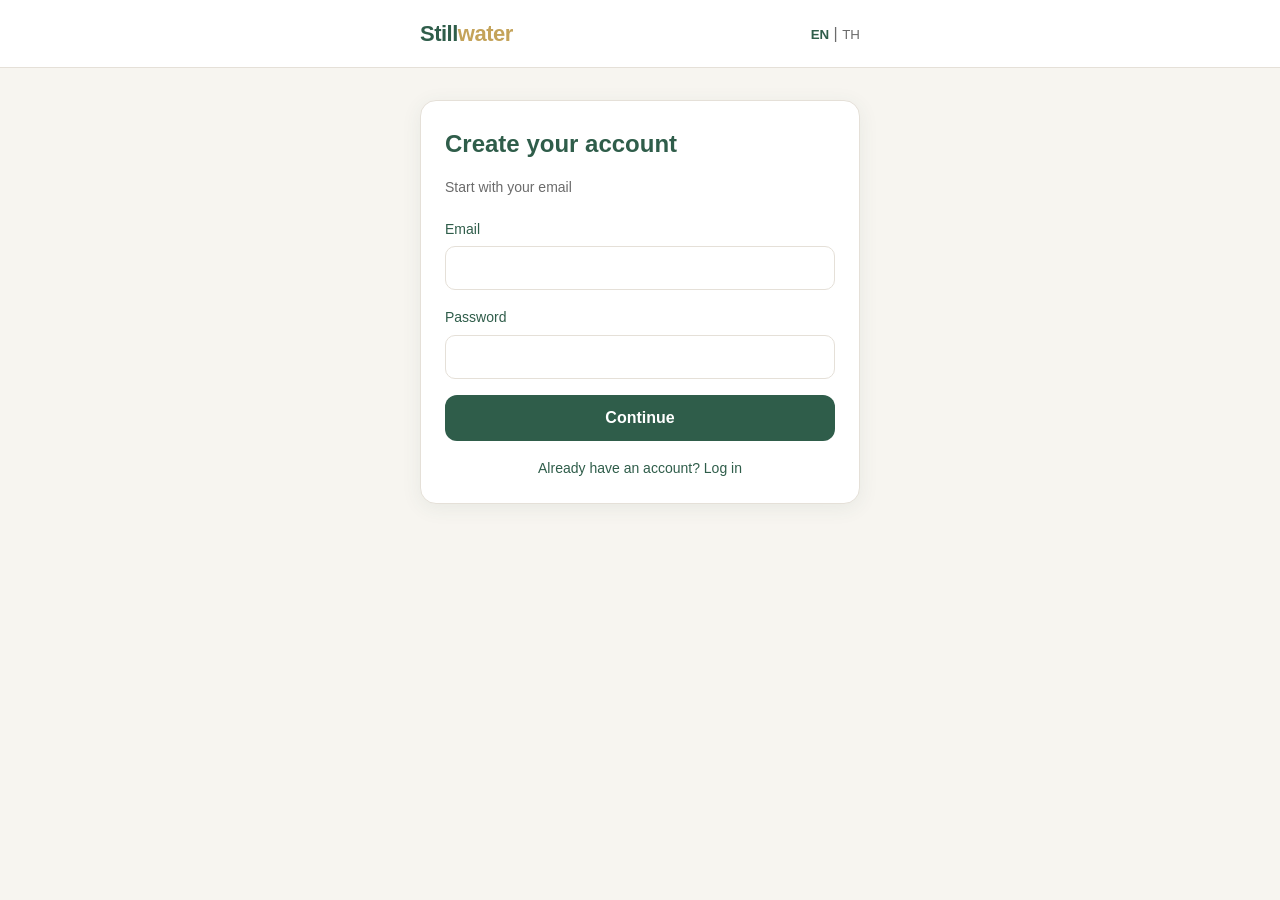
<file: signup.html>
<!DOCTYPE html>
<html lang="en">
<head>
  <meta charset="UTF-8">
  <meta name="viewport" content="width=device-width, initial-scale=1.0">
  <title>Sign Up — Stillwater</title>
  <link rel="stylesheet" href="css/style.css">
</head>
<body>
  <header>
    <div class="container" style="display: flex; justify-content: space-between; align-items: center;">
      <div class="logo">Still<span>water</span></div>
      <div>
        <button onclick="setLang('en')" style="background:none;border:none;cursor:pointer;font-weight:600;color:var(--green);">EN</button>
        <span style="color:var(--text-muted);">|</span>
        <button onclick="setLang('th')" style="background:none;border:none;cursor:pointer;color:var(--text-muted);">TH</button>
      </div>
    </div>
  </header>

  <div class="container">
    <div class="card" style="margin-top: 32px;">
      <h2 id="signup-title"></h2>
      <p style="color: var(--text-muted); margin-bottom: 20px; font-size: 14px;" id="signup-sub"></p>

      <form id="signup-form">
        <div class="form-group">
          <label id="email-label"></label>
          <input type="email" id="email" required>
        </div>
        <div class="form-group">
          <label id="password-label"></label>
          <input type="password" id="password" required minlength="6">
        </div>
        <button type="submit" class="btn" id="continue-btn"></button>
      </form>
      <p style="text-align: center; margin-top: 16px; font-size: 14px;">
        <a href="login.html" id="have-account"></a>
      </p>
    </div>
  </div>

  <script src="js/app.js"></script>
  <script>
    const extra = {
      en: {
        signupTitle: "Create your account",
        signupSub: "Start with your email",
        email: "Email",
        password: "Password",
        continue: "Continue",
        haveAccount: "Already have an account? Log in"
      },
      th: {
        signupTitle: "สร้างบัญชี",
        signupSub: "เริ่มต้นด้วยอีเมล",
        email: "อีเมล",
        password: "รหัสผ่าน",
        continue: "ดำเนินการต่อ",
        haveAccount: "มีบัญชีอยู่แล้ว? เข้าสู่ระบบ"
      }
    };
    Object.assign(translations.en, extra.en);
    Object.assign(translations.th, extra.th);

    document.getElementById('signup-title').textContent = t('signupTitle');
    document.getElementById('signup-sub').textContent = t('signupSub');
    document.getElementById('email-label').textContent = t('email');
    document.getElementById('password-label').textContent = t('password');
    document.getElementById('continue-btn').textContent = t('continue');
    document.getElementById('have-account').textContent = t('haveAccount');

    document.getElementById('signup-form').addEventListener('submit', function(e) {
      e.preventDefault();
      const account = {
        email: document.getElementById('email').value,
        password: document.getElementById('password').value
      };
      localStorage.setItem('stillwater_account', JSON.stringify(account));
      location.href = 'profile.html';
    });
  </script>
</body>
</html>
</file>
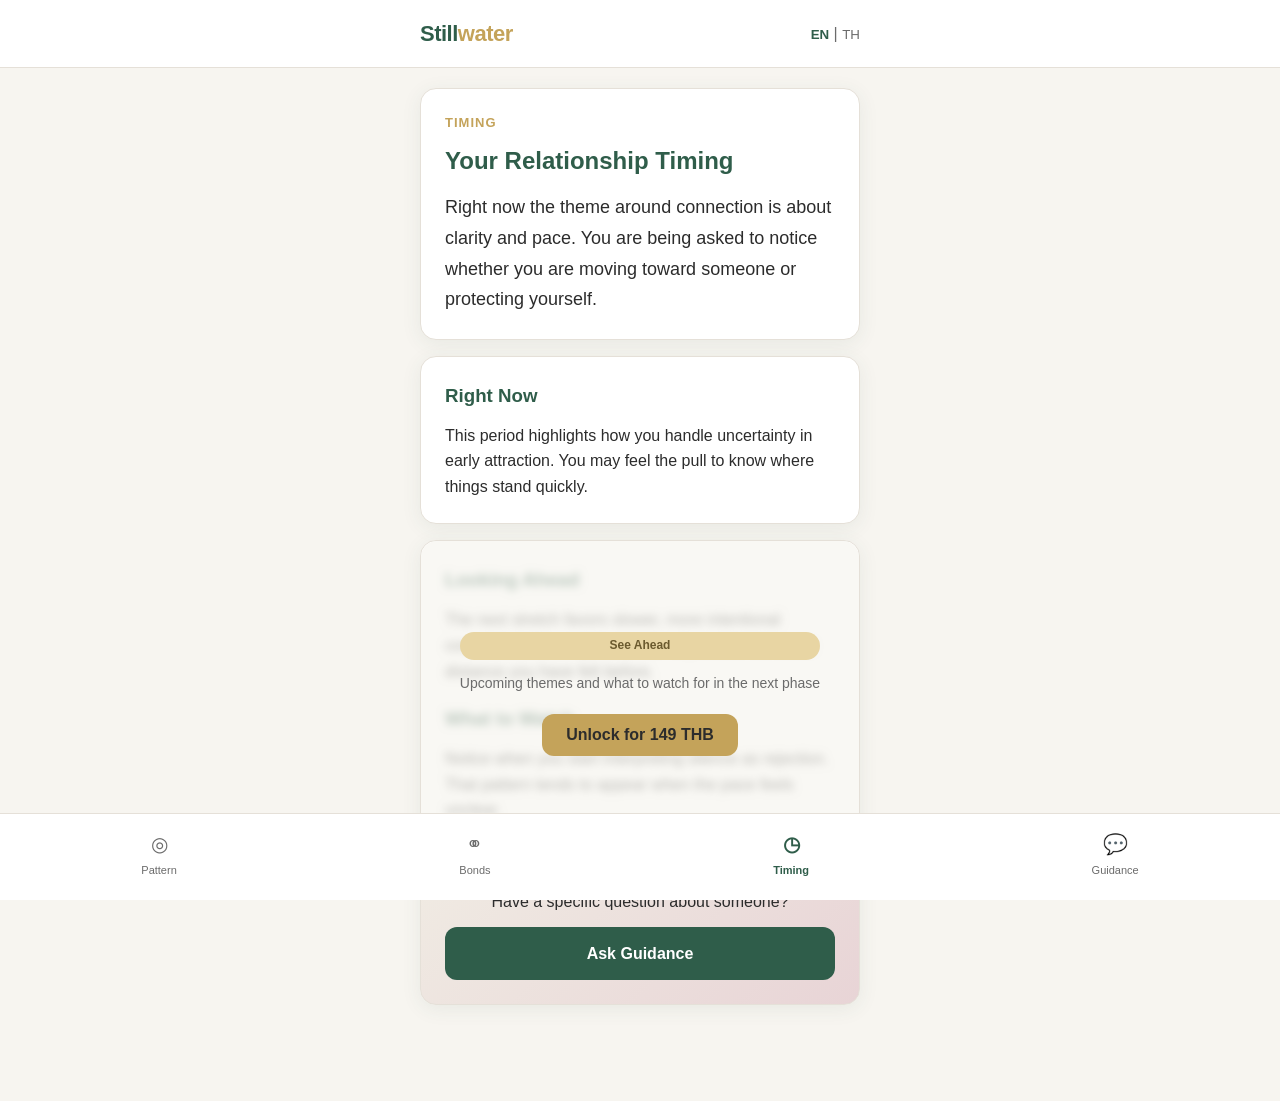
<file: timing.html>
<!DOCTYPE html>
<html lang="en">
<head>
  <meta charset="UTF-8">
  <meta name="viewport" content="width=device-width, initial-scale=1.0">
  <title>Timing — Stillwater</title>
  <link rel="stylesheet" href="css/style.css">
</head>
<body>
  <header>
    <div class="container" style="display: flex; justify-content: space-between; align-items: center;">
      <div class="logo">Still<span>water</span></div>
      <div>
        <button onclick="setLang('en')" style="background:none;border:none;cursor:pointer;font-weight:600;color:var(--green);">EN</button>
        <span style="color:var(--text-muted);">|</span>
        <button onclick="setLang('th')" style="background:none;border:none;cursor:pointer;color:var(--text-muted);">TH</button>
      </div>
    </div>
  </header>

  <div class="container">
    <div class="card" style="margin-top: 20px;">
      <div class="section-title" id="timing-label">Timing</div>
      <h2 id="timing-title"></h2>
      <div class="pattern-summary" id="current-theme"></div>
    </div>

    <div class="card">
      <h3 id="now-title"></h3>
      <p id="now-text"></p>
    </div>

    <div class="card" style="position: relative;">
      <div class="lock-overlay" id="timing-lock">
        <div style="text-align: center;">
          <div class="price-tag" style="margin-bottom: 12px;" id="unlock-timing-tag"></div>
          <p style="font-size: 14px; color: var(--text-muted); margin-bottom: 12px;" id="unlock-timing-desc"></p>
          <button class="btn btn-gold" onclick="unlockTiming()" id="unlock-timing-btn"></button>
        </div>
      </div>
      <div class="locked" id="timing-locked">
        <h3 id="ahead-title"></h3>
        <p id="ahead-text"></p>
        <h3 style="margin-top: 20px;" id="caution-title"></h3>
        <p id="caution-text"></p>
      </div>
    </div>

    <div class="card" style="text-align: center; background: linear-gradient(135deg, #f0ebe3, var(--pink-soft));">
      <p style="font-weight: 500; margin-bottom: 12px;" id="timing-cta-text"></p>
      <a href="guidance.html" class="btn" id="timing-cta-btn"></a>
    </div>
  </div>

  <nav class="bottom-nav">
    <a href="pattern.html"><span>◎</span>Pattern</a>
    <a href="bonds.html"><span>⚭</span>Bonds</a>
    <a href="timing.html" class="active"><span>◷</span>Timing</a>
    <a href="guidance.html"><span>💬</span>Guidance</a>
  </nav>

  <script src="js/app.js"></script>
  <script>
    // Extend translations for Timing
    const timingExtra = {
      en: {
        timingTitle: "Your Relationship Timing",
        currentTheme: "Right now the theme around connection is about clarity and pace. You are being asked to notice whether you are moving toward someone or protecting yourself.",
        nowTitle: "Right Now",
        nowText: "This period highlights how you handle uncertainty in early attraction. You may feel the pull to know where things stand quickly.",
        unlockTimingTag: "See Ahead",
        unlockTimingDesc: "Upcoming themes and what to watch for in the next phase",
        unlockTimingBtn: "Unlock for 149 THB",
        aheadTitle: "Looking Ahead",
        aheadText: "The next stretch favors slower, more intentional connection. Rushing decisions may create the same distance you have felt before.",
        cautionTitle: "What to Watch",
        cautionText: "Notice when you start interpreting silence as rejection. That pattern tends to appear when the pace feels unclear.",
        timingCta: "Have a specific question about someone?",
        timingCtaBtn: "Ask Guidance"
      },
      th: {
        timingTitle: "จังหวะเวลาด้านความสัมพันธ์ของคุณ",
        currentTheme: "ช่วงนี้ธีมเรื่องความสัมพันธ์คือความชัดเจนและจังหวะ คุณกำลังถูกชวนให้สังเกตว่ากำลังเข้าใกล้ใครหรือกำลังปกป้องตัวเอง",
        nowTitle: "ตอนนี้",
        nowText: "ช่วงนี้เน้นวิธีที่คุณรับมือกับความไม่แน่นอนในช่วงเริ่มต้นของความสนใจ คุณอาจอยากรู้สถานะเร็ว",
        unlockTimingTag: "ดูช่วงถัดไป",
        unlockTimingDesc: "ธีมที่กำลังจะมาและสิ่งที่ควรสังเกตในระยะต่อไป",
        unlockTimingBtn: "ปลดล็อก 149 บาท",
        aheadTitle: "มองไปข้างหน้า",
        aheadText: "ช่วงถัดไปเหมาะกับการเชื่อมต่อที่ช้าและตั้งใจมากกว่า การเร่งตัดสินใจอาจสร้างระยะห่างแบบเดิม",
        cautionTitle: "สิ่งที่ควรระวัง",
        cautionText: "สังเกตเมื่อคุณเริ่มตีความความเงียบว่าเป็นการปฏิเสธ รูปแบบนี้มักโผล่เมื่อจังหวะยังไม่ชัด",
        timingCta: "มีคำถามเฉพาะเกี่ยวกับใครบางคน?",
        timingCtaBtn: "ถาม Guidance"
      }
    };

    Object.assign(translations.en, timingExtra.en);
    Object.assign(translations.th, timingExtra.th);

    document.getElementById('timing-title').textContent = t('timingTitle');
    document.getElementById('current-theme').textContent = t('currentTheme');
    document.getElementById('now-title').textContent = t('nowTitle');
    document.getElementById('now-text').textContent = t('nowText');
    document.getElementById('unlock-timing-tag').textContent = t('unlockTimingTag');
    document.getElementById('unlock-timing-desc').textContent = t('unlockTimingDesc');
    document.getElementById('unlock-timing-btn').textContent = t('unlockTimingBtn');
    document.getElementById('ahead-title').textContent = t('aheadTitle');
    document.getElementById('ahead-text').textContent = t('aheadText');
    document.getElementById('caution-title').textContent = t('cautionTitle');
    document.getElementById('caution-text').textContent = t('cautionText');
    document.getElementById('timing-cta-text').textContent = t('timingCta');
    document.getElementById('timing-cta-btn').textContent = t('timingCtaBtn');

    function unlockTiming() {
      const item = encodeURIComponent(t('unlockTimingTag'));
      location.href = `payment.html?item=${item}&amount=149&return=timing.html`;
    }
  </script>
</body>
</html>
</file>
<file: css/style.css>
:root {
  --bg: #f7f5f0;
  --bg-card: #ffffff;
  --green: #2f5d4a;
  --green-light: #4a7c6a;
  --pink: #c9a3a8;
  --pink-soft: #e8d4d6;
  --gold: #c4a35a;
  --gold-soft: #e8d5a3;
  --text: #2c2c2c;
  --text-muted: #6b6b6b;
  --border: #e5e0d8;
  --shadow: 0 4px 20px rgba(47, 93, 74, 0.08);
}

* { box-sizing: border-box; margin: 0; padding: 0; }

body {
  font-family: -apple-system, BlinkMacSystemFont, "Segoe UI", Roboto, "Helvetica Neue", Arial, sans-serif;
  background: var(--bg);
  color: var(--text);
  line-height: 1.6;
  font-size: 16px;
}

a { color: var(--green); text-decoration: none; }
a:hover { color: var(--green-light); }

.container {
  max-width: 480px;
  margin: 0 auto;
  padding: 0 20px;
}

/* Header */
header {
  background: var(--bg-card);
  border-bottom: 1px solid var(--border);
  padding: 16px 0;
  position: sticky;
  top: 0;
  z-index: 10;
}

.logo {
  font-size: 22px;
  font-weight: 600;
  color: var(--green);
  letter-spacing: -0.5px;
}

.logo span { color: var(--gold); }

/* Buttons */
.btn {
  display: inline-block;
  background: var(--green);
  color: white;
  padding: 14px 28px;
  border-radius: 12px;
  font-weight: 600;
  font-size: 16px;
  border: none;
  cursor: pointer;
  width: 100%;
  text-align: center;
  transition: background 0.2s;
}

.btn:hover { background: var(--green-light); }
.btn-gold {
  background: var(--gold);
  color: #2c2c2c;
}
.btn-gold:hover { background: #d4b56a; }
.btn-outline {
  background: transparent;
  border: 2px solid var(--green);
  color: var(--green);
}

/* Cards */
.card {
  background: var(--bg-card);
  border-radius: 16px;
  padding: 24px;
  margin: 16px 0;
  box-shadow: var(--shadow);
  border: 1px solid var(--border);
}

.card h2, .card h3 {
  color: var(--green);
  margin-bottom: 12px;
  font-weight: 600;
}

.section-title {
  font-size: 13px;
  text-transform: uppercase;
  letter-spacing: 1px;
  color: var(--gold);
  margin-bottom: 8px;
  font-weight: 600;
}

/* Locked content */
.locked {
  position: relative;
  filter: blur(4px);
  user-select: none;
  pointer-events: none;
}

.lock-overlay {
  position: absolute;
  top: 0; left: 0; right: 0; bottom: 0;
  background: rgba(247, 245, 240, 0.7);
  display: flex;
  align-items: center;
  justify-content: center;
  flex-direction: column;
  border-radius: 16px;
  z-index: 2;
}

.lock-overlay .btn { width: auto; padding: 12px 24px; margin-top: 8px; }

/* Form */
.form-group { margin-bottom: 16px; }
.form-group label {
  display: block;
  font-weight: 500;
  margin-bottom: 6px;
  color: var(--green);
  font-size: 14px;
}
.form-group input, .form-group select {
  width: 100%;
  padding: 12px 14px;
  border: 1px solid var(--border);
  border-radius: 10px;
  font-size: 16px;
  background: white;
}
.form-group input:focus, .form-group select:focus {
  outline: none;
  border-color: var(--green);
}

/* Bottom nav */
.bottom-nav {
  position: fixed;
  bottom: 0;
  left: 0;
  right: 0;
  background: white;
  border-top: 1px solid var(--border);
  display: flex;
  justify-content: space-around;
  padding: 10px 0 16px;
  z-index: 10;
}
.bottom-nav a {
  text-align: center;
  font-size: 11px;
  color: var(--text-muted);
  padding: 4px 8px;
}
.bottom-nav a.active { color: var(--green); font-weight: 600; }
.bottom-nav a span { display: block; font-size: 20px; margin-bottom: 2px; }

body { padding-bottom: 80px; }

/* Landing */
.hero {
  text-align: center;
  padding: 48px 0 32px;
}
.hero h1 {
  font-size: 28px;
  font-weight: 600;
  color: var(--green);
  line-height: 1.3;
  margin-bottom: 16px;
}
.hero p {
  color: var(--text-muted);
  margin-bottom: 32px;
  font-size: 17px;
}

.insight-preview {
  background: linear-gradient(135deg, var(--pink-soft), #f0e8e0);
  border-radius: 16px;
  padding: 20px;
  margin: 20px 0;
  border-left: 4px solid var(--pink);
}

/* Pattern page */
.pattern-summary {
  font-size: 18px;
  line-height: 1.7;
  color: var(--text);
}

/* Bonds list */
.bond-item {
  display: flex;
  justify-content: space-between;
  align-items: center;
  padding: 16px 0;
  border-bottom: 1px solid var(--border);
}
.bond-item:last-child { border-bottom: none; }
.bond-name { font-weight: 600; }
.bond-type { font-size: 13px; color: var(--text-muted); }

.price-tag {
  background: var(--gold-soft);
  color: #6b5a2e;
  padding: 4px 10px;
  border-radius: 20px;
  font-size: 12px;
  font-weight: 600;
}
</file>
